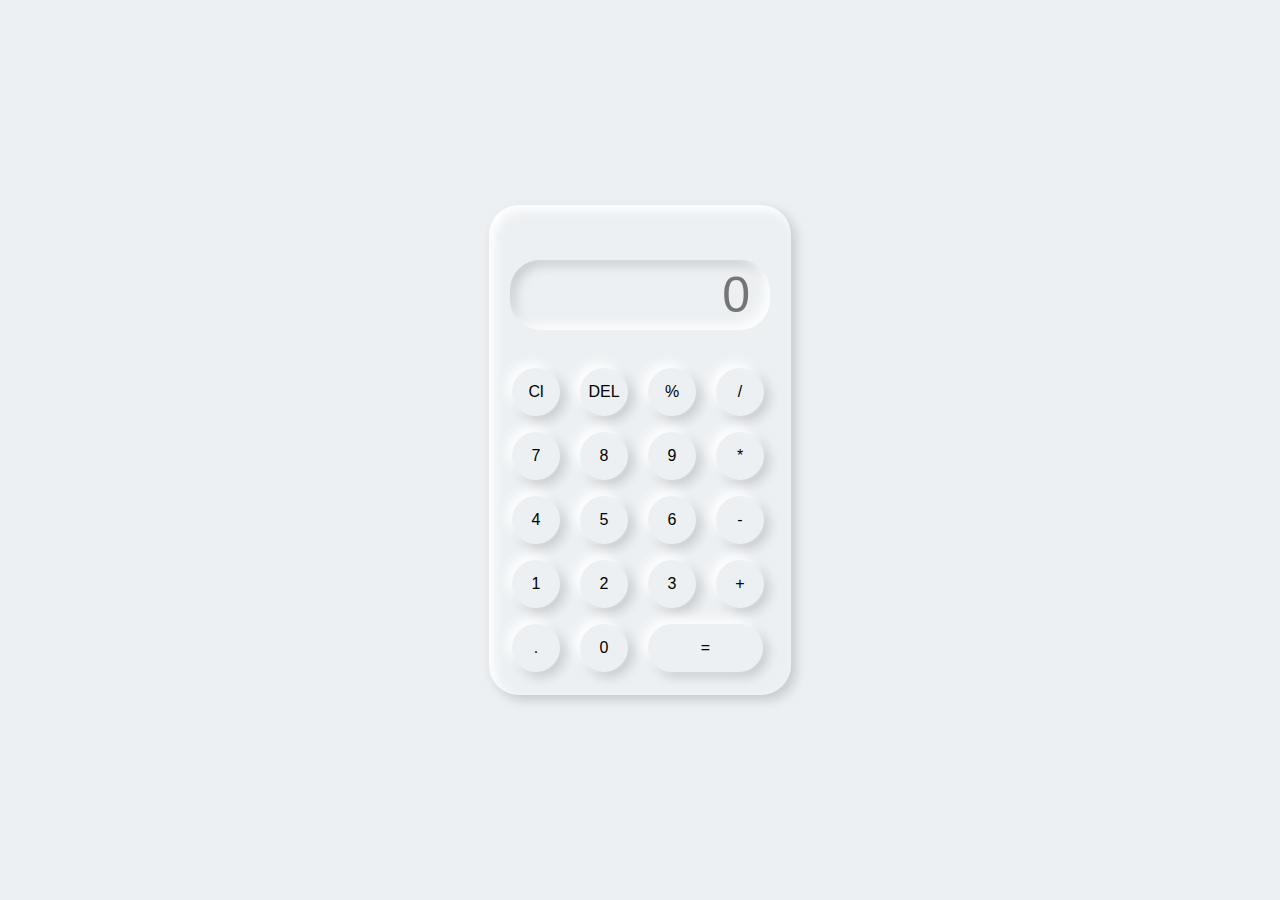
<file: Task1/index.html>
<!DOCTYPE html>
<html lang="en">

<head>
  <meta charset="UTF-8">
  <meta name="viewport" content="width=device-width, initial-scale=1.0">
  <link rel="stylesheet" href="style.css">
  <title>Calculator CodeAlpha</title>
</head>

<body>
  <div class="container">
    <div class="calculator">
      <input type="text" placeholder="0" id="output-screen">
      <button onclick="Clear()">Cl</button>
      <button onclick="del()">DEL</button>
      <button onclick="display('%')">%</button>
      <button onclick="display('/')">/</button>
      <button onclick="display('7')">7</button>
      <button onclick="display('8')">8</button>
      <button onclick="display('9')">9</button>
      <button onclick="display('*')">*</button>
      <button onclick="display('4')">4</button>
      <button onclick="display('5')">5</button>
      <button onclick="display('6')">6</button>
      <button onclick="display('-')">-</button>
      <button onclick="display('1')">1</button>
      <button onclick="display('2')">2</button>
      <button onclick="display('3')">3</button>
      <button onclick="display('+')">+</button>
      <button onclick="display('.')">.</button>
      <button onclick="display('0')">0</button>
      <button onclick="Calculate()" class="equal">=</button>
    </div>
  </div>

  <!-- SCRIPT -->
  <script src="main.js"></script>
</body>

</html>
</file>
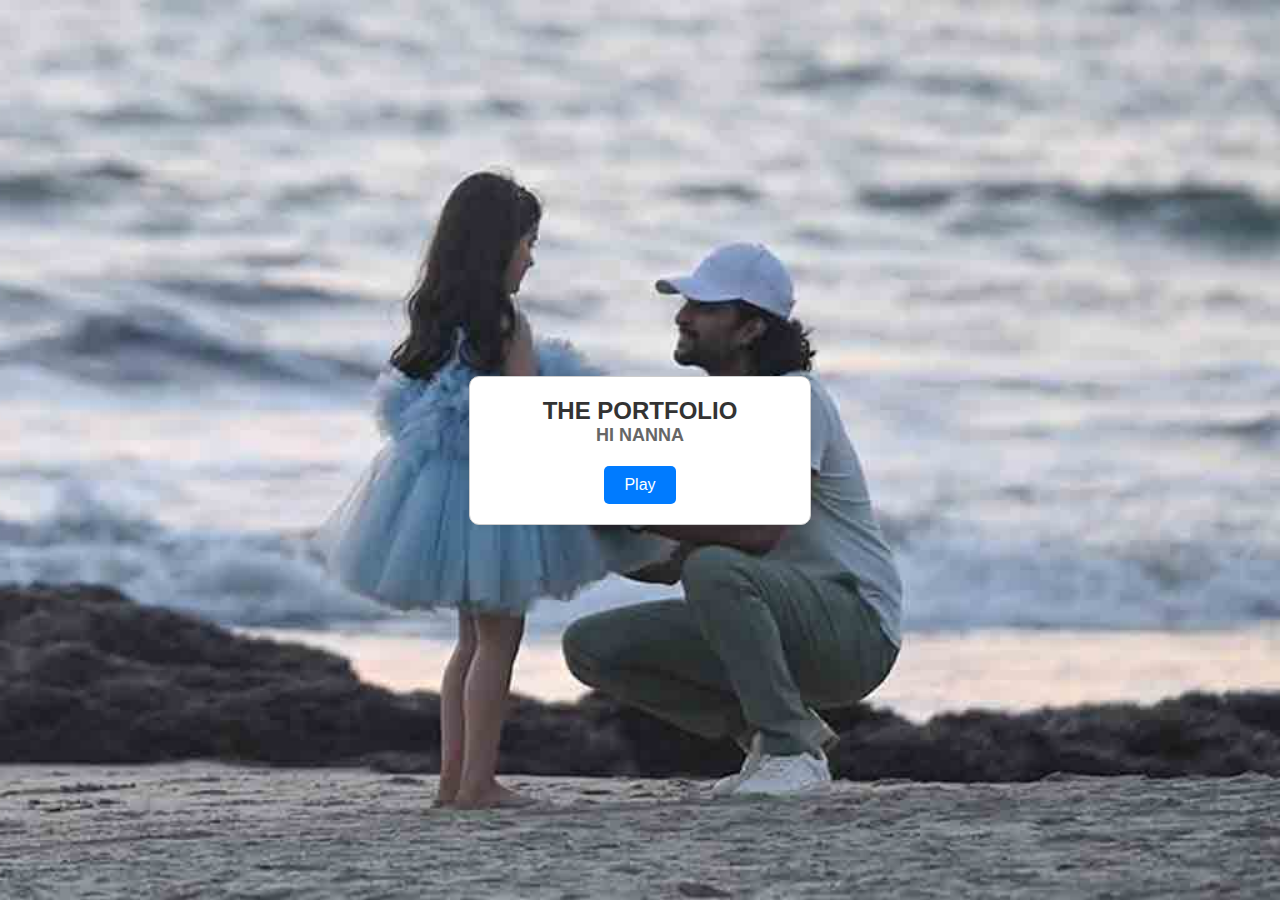
<file: Task3/index.html>
<!DOCTYPE html>
<html lang="en">
<head>
    <meta charset="UTF-8">
    <meta name="viewport" content="width=device-width, initial-scale=1.0">
    <title>Music Player</title>
    <link rel="stylesheet" href="styles.css">
</head>
<body>
    <div class="player">
        <div class="music-info">
            <h2 id="title">Title</h2>
            <h3 id="artist">Artist</h3>
        </div>
        <audio id="audio" src="the portfolio.mp3"></audio>
        <div class="controls">
            <button id="play-pause" class="btn">Play</button>
        </div>
    </div>
    <script src="script.js"></script>
</body>
</html>
</file>
<file: Task1/style.css>
* {
    margin: 0;
    padding: 0;
    box-sizing: border-box;
    background-color: #ecf0f3;
    font-family: sans-serif;
    outline: none;
}

.container {
    height: 100vh;
    display: flex;
    align-items: center;
    justify-content: center;
}

.calculator {
    background-color: #ecf0f3;
    padding: 15px;
    border-radius: 30px;
    box-shadow: inset 5px 5px 12px #ffffff,
                      5px 5px 12px rgba(0,0,0,0.16);
    display: grid;
    grid-template-columns: repeat(4,68px);
}

input {
    grid-column: span 4;
    height: 70px;
    width: 260px;
    background-color: #ecf0f3;
    box-shadow: inset -5px -5px 12px #ffffff,
                inset 5px 5px 12px rgba(0,0,0,0.16);
    border: none;
    border-radius: 30px;
    color: rgb(70,70,70);
    font-size: 50px;
    text-align: end;
    margin: auto;
    margin-top: 40px;
    margin-bottom: 30px;
    padding: 20px;
}

button {
    height: 48px;
    width: 48px;
    background-color: #ecf0f3;
    box-shadow: -5px -5px 12px #ffffff,
                5px 5px 12px rgba(0,0,0,0.16);
    border: none;
    border-radius: 50%;
    margin: 8px;
    font-size: 16px;
    cursor: pointer;
}

.equal {
    width: 115px;
    border-radius: 40px;
    background-color: #ecf0f3;
    box-shadow: -5px -5px 12px #ffffff,
                5px 5px 12px rgba(0,0,0,0.16);
}
</file>
<file: Task3/styles.css>
body {
    display: flex;
    justify-content: center;
    align-items: center;
    height: 100vh;
    background: black;
    margin: 0;
    font-family: Arial, sans-serif;
    background-image: url('bg1.jpg');
    background-size: cover;
    background-position: center;
}

.player {
    background: #fff;
    border: 1px solid #ccc;
    border-radius: 10px;
    padding: 20px;
    box-shadow: 0 0 10px rgba(0,0,0,0.1);
    text-align: center;
    width: 300px;
}

.music-info {
    margin-bottom: 20px;
}

#title {
    margin: 0;
    font-size: 24px;
    color: #333;
}

#artist {
    margin: 0;
    font-size: 18px;
    color: #666;
}

.controls {
    display: flex;
    justify-content: center;
    align-items: center;
}

.btn {
    background: #007bff;
    border: none;
    color: #fff;
    padding: 10px 20px;
    font-size: 16px;
    border-radius: 5px;
    cursor: pointer;
    transition: background 0.3s;
}

.btn:hover {
    background: #0056b3;
}
</file>
